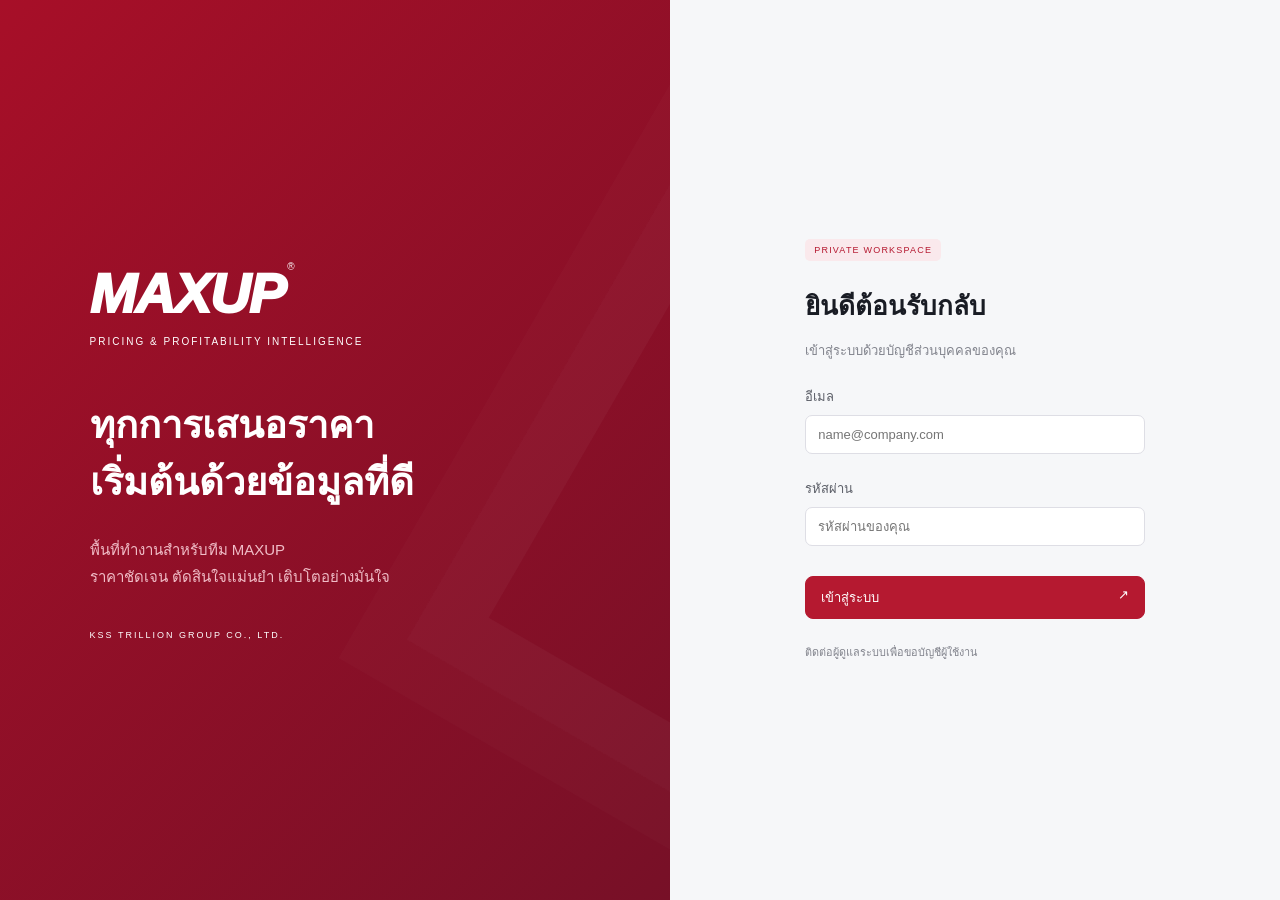
<file: index.html>
<!doctype html><html lang="th"><head><meta charset="utf-8"><meta name="viewport" content="width=device-width,initial-scale=1"><title>MAXUP — Pricing Intelligence</title><link rel="stylesheet" href="/static/style.css"></head><body>
<div id="login" class="login"><div class="login-brand"><div class="wordmark">MAXUP<span>®</span></div><div class="eyebrow">PRICING & PROFITABILITY INTELLIGENCE</div><h1>ทุกการเสนอราคา<br>เริ่มต้นด้วยข้อมูลที่ดี</h1><p>พื้นที่ทำงานสำหรับทีม MAXUP<br>ราคาชัดเจน ตัดสินใจแม่นยำ เติบโตอย่างมั่นใจ</p><div class="brand-lines"></div><small>KSS TRILLION GROUP CO., LTD.</small></div><form id="loginForm"><span class="badge">PRIVATE WORKSPACE</span><h2>ยินดีต้อนรับกลับ</h2><p class="muted">เข้าสู่ระบบด้วยบัญชีส่วนบุคคลของคุณ</p><label>อีเมล<input name="email" type="email" required autocomplete="username" placeholder="name@company.com"></label><label>รหัสผ่าน<input name="password" type="password" required autocomplete="current-password" placeholder="รหัสผ่านของคุณ"></label><button class="primary">เข้าสู่ระบบ <span>↗</span></button><p id="loginError" role="alert" class="error"></p><small class="muted">ติดต่อผู้ดูแลระบบเพื่อขอบัญชีผู้ใช้งาน</small></form></div>
<div id="workspace" hidden><aside><div class="wordmark">MAXUP<span>®</span></div><p class="sidebar-sub">PRICING INTELLIGENCE</p><div class="workspace-label">WORKSPACE</div><nav><button data-page="prices" class="active">▦ <span>ตารางราคากลาง</span></button><button data-page="compare">⇄ <span>เปรียบเทียบสินค้า</span><b id="selectionCount">0</b></button><button data-page="dashboard" class="admin-only">◈ <span>ภาพรวมธุรกิจ</span></button><button data-page="inventory" class="admin-only">▣ <span>ต้นทุนและสต็อก</span></button><button data-page="approvals">✓ <span>อนุมัติราคาพิเศษ</span></button><button data-page="import" class="admin-only">↥ <span>นำเข้า Excel</span></button><button data-page="audit" class="admin-only">◷ <span>ประวัติการทำรายการ</span></button></nav><div class="sidebar-bottom"><div class="avatar">M</div><div><b id="userRole"></b><small id="userEmail"></small></div><button id="logout" title="ออกจากระบบ">↪</button></div></aside>
<main><header><div><span class="muted">MAXUP WORKSPACE</span><span class="divider">/</span><b id="breadcrumb">ตารางราคากลาง</b></div><div class="header-right"><span class="status-dot"></span><span>พื้นที่ทำงานส่วนตัว</span><span id="today"></span></div></header><section id="content"></section><footer>MAXUP · KSS TRILLION GROUP <span>ข้อมูลราคาไม่รวม VAT • แสดงเงินสกุล THB</span></footer></main></div>
<dialog id="modal"><div class="modal-head"><h2 id="modalTitle"></h2><button id="closeModal" aria-label="ปิด">×</button></div><div id="modalBody"></div></dialog><div id="toast" role="status"></div><script src="/static/app.js"></script></body></html>
</file>
<file: static/style.css>
:root{--red:#b51930;--dark:#191c24;--muted:#81838c;--line:#ececf0;--bg:#f6f7f9;--orange:#d88027}*{box-sizing:border-box}body{margin:0;font-family:'Leelawadee UI',Tahoma,Arial,sans-serif;color:var(--dark);background:var(--bg);font-size:13px}button,input,select,textarea{font:inherit}button,a{cursor:pointer}button{border:1px solid #e3e3e9;background:white;border-radius:8px;padding:10px 15px;color:inherit;transition:.18s}button:hover{border-color:#bb6c77;background:#fff9fa}button:disabled{opacity:.5;cursor:wait}a{color:var(--red)}input,select,textarea{border:1px solid #dedee5;border-radius:7px;background:white;padding:11px 12px;color:var(--dark);min-width:0}input:focus,select:focus,textarea:focus{outline:2px solid #b5193030;border-color:var(--red)}label{display:flex;flex-direction:column;gap:8px;color:#5b5e67}textarea{resize:vertical;min-height:80px}.primary{background:var(--red);color:white;border-color:var(--red)}.primary:hover{background:#981127;color:white}.muted{color:var(--muted)}.wordmark{font-size:30px;letter-spacing:-1.5px;font-weight:950;font-style:italic}.wordmark span{font:10px Arial;vertical-align:top;margin-left:3px}.eyebrow{letter-spacing:2px;font-size:10px}h1{font-size:30px;line-height:1.5;margin:10px 0}h2{font-size:20px;margin:0 0 12px}p{line-height:1.8}.badge{font-size:9px;letter-spacing:1.2px;color:var(--red);background:#fae9ec;padding:6px 9px;border-radius:5px;display:inline-block}.login{min-height:100vh;display:grid;grid-template-columns:1.1fr 1fr}.login-brand{background:linear-gradient(135deg,#a70f28,#771027);padding:9vh 7vw;color:white;position:relative;overflow:hidden;display:flex;flex-direction:column;justify-content:center}.login-brand .wordmark{font-size:56px;margin-bottom:10px}.login-brand h1{margin-top:50px;font-size:38px}.login-brand p{color:#f0bdc7;font-size:15px}.login-brand small{margin-top:60px;letter-spacing:2px;font-size:9px}.brand-lines{position:absolute;width:400px;height:600px;right:-260px;top:20%;transform:rotate(30deg);border:60px solid #ffffff08;box-shadow:0 0 0 50px #ffffff04}.login form{max-width:420px;width:100%;margin:auto;padding:40px}.login h2{margin-top:24px;font-size:26px}.login label{margin-top:24px}.login .primary{width:100%;margin-top:30px;display:flex;justify-content:space-between}.login small{display:block;margin-top:25px}.error{color:var(--red)}aside{position:fixed;inset:0 auto 0 0;width:228px;background:#181a22;color:#b6b6c3;padding:28px 18px;display:flex;flex-direction:column}aside .wordmark{color:white;padding:0 10px}.sidebar-sub{font-size:8px;letter-spacing:2px;padding:0 10px;color:#777989}.workspace-label{font-size:9px;letter-spacing:1.6px;color:#616473;margin:40px 12px 13px}nav{display:grid;gap:7px}nav button{background:transparent;border:0;color:#9093a3;display:flex;align-items:center;gap:12px;text-align:left;padding:13px 12px}nav button span{font-size:12px}nav button:hover{background:#242731;border:0;color:white}nav button.active{background:var(--red);color:white}nav b{font-size:10px;background:#ffffff18;padding:3px 6px;border-radius:4px;margin-left:auto}.sidebar-bottom{border-top:1px solid #2c2e38;padding-top:20px;margin-top:auto;display:flex;align-items:center;gap:9px}.sidebar-bottom small{display:block;font-size:8px;max-width:130px;overflow:hidden;text-overflow:ellipsis;margin-top:6px}.sidebar-bottom b{font-size:11px;color:#e0e1e7}.sidebar-bottom button{background:transparent;color:#aaa;border:0;padding:6px}.avatar{background:#34303a;color:#eab9c3;padding:10px;border-radius:9px}main{margin-left:228px;min-height:100vh}header{height:76px;background:#ffffffbb;border-bottom:1px solid var(--line);padding:0 34px;display:flex;align-items:center;justify-content:space-between;font-size:10px}header b{font-weight:500}.divider{margin:0 17px;color:#c5c6cd}.header-right{display:flex;align-items:center;gap:10px;color:#888b96}.status-dot{width:6px;height:6px;border-radius:50%;background:#40876b}#today{border-left:1px solid #ddd;padding-left:18px;margin-left:8px}#content{padding:32px 34px;max-width:1700px;margin:auto}.page-top{display:flex;align-items:end;justify-content:space-between;gap:20px;margin-bottom:24px}.page-top h1{font-size:27px;margin:5px 0}.page-top p{margin:0;color:#868994;font-size:12px}.kicker{font-size:9px;letter-spacing:2px;color:var(--red);font-weight:bold}.actions{display:flex;gap:8px}.hero{background:linear-gradient(115deg,#a7132c,#7a1024);border-radius:13px;padding:24px 28px;color:white;display:flex;justify-content:space-between;gap:20px;margin-bottom:24px;position:relative;overflow:hidden}.hero h2{font-size:20px;margin:4px 0 7px}.hero p{margin:0;color:#eabcc6;font-size:11px}.hero .eyebrow{color:#e6abb9;font-size:8px}.hero-stat{text-align:right;min-width:130px;padding-left:25px;border-left:1px solid #ffffff25}.hero-stat strong{font-size:34px;display:block}.hero-stat small{color:#eabcc6;font-size:10px}.cards{display:grid;grid-template-columns:repeat(4,1fr);gap:15px;margin-bottom:24px}.card{background:white;border:1px solid var(--line);padding:20px;border-radius:10px}.card .label{font-size:11px;color:#858895}.card strong{font-size:25px;display:block;margin:13px 0 8px;letter-spacing:-.8px}.card small{color:#92949e;font-size:10px}.card em{font-style:normal;background:#faf0f2;color:var(--red);border-radius:6px;padding:7px;float:right}.panel{background:white;border:1px solid var(--line);border-radius:11px;overflow:hidden;margin-bottom:20px}.panel-title{padding:20px 22px;border-bottom:1px solid var(--line);display:flex;justify-content:space-between;align-items:center}.panel-title h2{font-size:14px;margin:0}.panel-title small{color:#92949f}.filters{display:flex;gap:9px;padding:17px 20px;border-bottom:1px solid var(--line);align-items:center;flex-wrap:wrap}.filters input[type=search]{flex:1;min-width:180px}.filters input,.filters select{padding:9px;font-size:11px}.table-wrap{overflow:auto}table{border-collapse:collapse;width:100%;white-space:nowrap;font-size:11px}th{background:#fafafb;color:#8a8d99;font-size:9px;text-align:right;font-weight:500;letter-spacing:.2px;padding:16px 13px;border-bottom:1px solid var(--line)}td{padding:18px 13px;border-bottom:1px solid #f0f0f4;text-align:right;font-variant-numeric:tabular-nums}th:first-child,td:first-child,th:nth-child(2),td:nth-child(2){text-align:left}tbody tr:last-child td{border-bottom:0}tbody tr:hover{background:#fdfcfd}.product{min-width:210px}.product b{display:block;font-size:12px}.product small{display:block;color:#90939e;margin-top:6px;font-size:9px}.product .sku{color:var(--red);font-size:9px;font-weight:600;margin-bottom:5px}.floor{background:#fff8ef;color:#b9691e;box-shadow:inset 0 0 0 1px #f1d8ba;border-radius:6px;padding:9px;font-weight:600}.cost-status{display:block;font-size:8px;color:#8b8d98;margin-top:4px}.margin{color:#2c8166;font-size:10px}.margin.low{color:#bf5935}.pill{background:#f2f3f6;padding:5px 8px;border-radius:5px;font-size:9px;color:#707582}.mini{padding:6px 8px;font-size:10px;border-color:#edeef1}.row-actions{display:flex;gap:5px;justify-content:flex-end}.note{padding:15px 22px;font-size:10px;color:#8a8d98;background:#fdfdfe;border-top:1px solid var(--line);line-height:1.7}.empty{padding:50px;text-align:center;color:#92949f;line-height:2}.two-col{display:grid;grid-template-columns:1.3fr 1fr;gap:20px}.bars{padding:20px}.bar-row{display:grid;grid-template-columns:110px 1fr 60px;align-items:center;gap:12px;margin:22px 0;font-size:11px}.bar-track{background:#f5f0f2;height:10px;border-radius:3px;overflow:hidden}.bar-fill{background:linear-gradient(90deg,#c72b43,#8f1329);height:100%}.bar-row b{color:var(--red);text-align:right}.upload{margin:24px;border:1px dashed #d4a3ad;border-radius:10px;padding:35px;text-align:center;background:#fffafb}.upload h2{margin:12px;font-size:16px}.upload input{max-width:100%;margin:15px 0}.upload p{color:#98909a;font-size:11px}.new{background:#f0faf3}.modified{background:#fff9e9}.unchanged{background:#f7f7f9}.changes{white-space:normal;max-width:550px;line-height:1.9;text-align:left}footer{padding:20px 34px;color:#a0a2ad;font-size:8px;letter-spacing:1px;display:flex;justify-content:space-between}footer span{letter-spacing:0}dialog{border:0;border-radius:13px;width:min(850px,92vw);box-shadow:0 25px 100px #12121a40;padding:0}dialog::backdrop{background:#10121a80;backdrop-filter:blur(3px)}.modal-head{padding:20px 24px;display:flex;justify-content:space-between;border-bottom:1px solid var(--line);align-items:center}.modal-head h2{margin:0;font-size:18px}.modal-head button{font-size:22px;border:0;padding:0 7px}#modalBody{padding:24px;max-height:75vh;overflow:auto}.form-grid{display:grid;grid-template-columns:1fr 1fr;gap:16px}.form-grid .full{grid-column:1/-1}.form-actions{display:flex;gap:8px;justify-content:flex-end;margin-top:22px}.form-help{font-size:11px;color:#8b8c96;line-height:1.8}.toast-error{background:#99182b!important}#toast{position:fixed;bottom:26px;left:50%;transform:translateX(-50%);background:#20242b;color:white;border-radius:9px;padding:14px 24px;box-shadow:0 5px 30px #0002;z-index:10;display:none;max-width:90vw}.metric-title{color:var(--red)}.compare-grid{display:flex;gap:16px;overflow:auto}.compare-card{min-width:250px;flex:1;background:white;border:1px solid var(--line);border-radius:12px;padding:24px}.compare-card h2{margin:16px 0}.compare-price{font-size:28px;font-weight:bold;color:var(--red);margin:20px 0}.compare-card dl{line-height:2}.compare-card dt{font-size:10px;color:#999}.compare-card dd{margin:0 0 12px;font-size:12px;white-space:normal}.notice{border-left:3px solid var(--orange);background:#fff8ec;padding:13px 17px;font-size:11px;line-height:1.9;color:#956a35;margin-bottom:20px}[hidden]{display:none!important}@media(min-width:1600px){td{padding:22px 16px}}@media(max-width:1050px){aside{width:190px;padding:24px 12px}main{margin-left:190px}#content{padding:25px 22px}.cards{grid-template-columns:repeat(2,1fr)}.header-right{display:none}.page-top{align-items:start}.two-col{grid-template-columns:1fr}.hero{padding:22px}.actions{flex-wrap:wrap}}@media(max-width:700px){aside{position:static;width:auto;padding:15px}.sidebar-sub,.workspace-label,.sidebar-bottom{display:none}aside .wordmark{font-size:24px}nav{display:flex;overflow:auto;margin-top:13px}nav button{white-space:nowrap;padding:10px}main{margin:0}header{height:55px;padding:0 20px}#content{padding:22px 15px}.page-top{display:block}.actions{margin-top:15px}.page-top h1{font-size:24px}.cards{gap:10px}.card{padding:15px}.card strong{font-size:22px}.hero-stat{min-width:80px}.hero-stat strong{font-size:28px}.hero h2{font-size:17px}.hero p{font-size:10px}.login{grid-template-columns:1fr}.login-brand{display:none}.login form{padding:35px}.form-grid{grid-template-columns:1fr}.form-grid .full{grid-column:auto}footer{padding:15px;line-height:2;display:block}footer span{display:block}.filters>*{max-width:100%}}

progress{width:100%;height:10px;border:0;border-radius:3px;overflow:hidden;appearance:none}progress::-webkit-progress-bar{background:#f5f0f2}progress::-webkit-progress-value{background:linear-gradient(90deg,#c72b43,#8f1329)}progress::-moz-progress-bar{background:#b51930}
</file>
